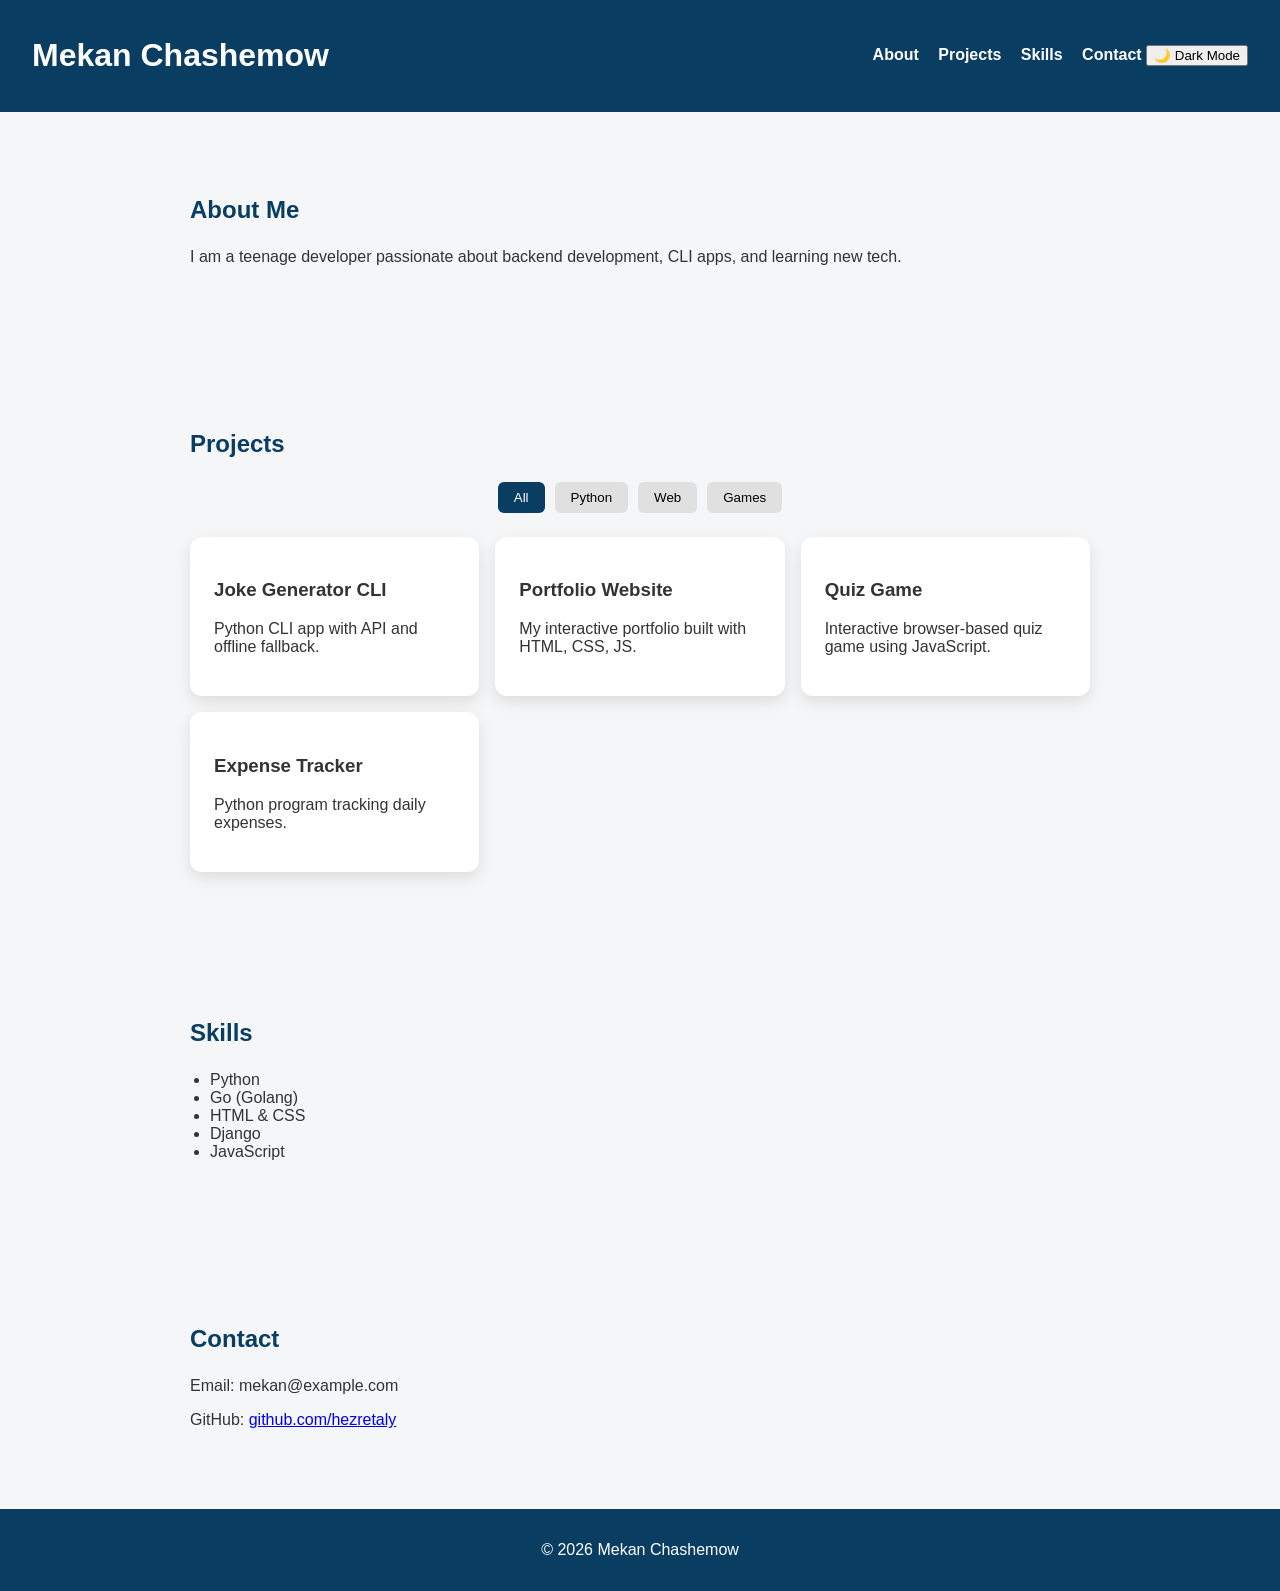
<file: featured_portfolio.html>
<!DOCTYPE html>
<html lang="en">
<head>
<meta charset="UTF-8">
<title>Mekan | Interactive Portfolio</title>
<link rel="stylesheet" href="featured_portfolio.css">
</head>
<body>

<header>
    <h1>Mekan Chashemow</h1>
    <nav>
        <a href="#about">About</a>
        <a href="#projects">Projects</a>
        <a href="#skills">Skills</a>
        <a href="#contact">Contact</a>
        <button id="darkModeBtn">🌙 Dark Mode</button>
    </nav>
</header>

<section id="about" class="section">
    <h2>About Me</h2>
    <p>I am a teenage developer passionate about backend development, CLI apps, and learning new tech.</p>
</section>

<section id="projects" class="section">
    <h2>Projects</h2>

    <div class="tabs">
        <button class="tab active" data-category="all">All</button>
        <button class="tab" data-category="python">Python</button>
        <button class="tab" data-category="web">Web</button>
        <button class="tab" data-category="games">Games</button>
    </div>

    <div class="project-list">
        <div class="card project" data-category="python">
            <h3>Joke Generator CLI</h3>
            <p>Python CLI app with API and offline fallback.</p>
        </div>

        <div class="card project" data-category="web">
            <h3>Portfolio Website</h3>
            <p>My interactive portfolio built with HTML, CSS, JS.</p>
        </div>

        <div class="card project" data-category="games">
            <h3>Quiz Game</h3>
            <p>Interactive browser-based quiz game using JavaScript.</p>
        </div>

        <div class="card project" data-category="python">
            <h3>Expense Tracker</h3>
            <p>Python program tracking daily expenses.</p>
        </div>
    </div>
</section>

<section id="skills" class="section">
    <h2>Skills</h2>
    <ul>
        <li>Python</li>
        <li>Go (Golang)</li>
        <li>HTML & CSS</li>
        <li>Django</li>
        <li>JavaScript</li>
    </ul>
</section>

<section id="contact" class="section">
    <h2>Contact</h2>
    <p>Email: mekan@example.com</p>
    <p>GitHub: <a href="https://github.com/hezretaly" target="_blank">github.com/hezretaly</a></p>
</section>

<footer>
    <p>© 2026 Mekan Chashemow</p>
</footer>

<script>
// ===== DARK MODE =====
const darkModeBtn = document.getElementById("darkModeBtn");

function toggleDarkMode() {
    document.body.classList.toggle("dark-mode");
    if(document.body.classList.contains("dark-mode")) {
        localStorage.setItem("darkMode", "enabled");
        darkModeBtn.textContent = "☀️ Light Mode";
    } else {
        localStorage.setItem("darkMode", "disabled");
        darkModeBtn.textContent = "🌙 Dark Mode";
    }
}

function loadDarkModePreference() {
    if(localStorage.getItem("darkMode") === "enabled") {
        document.body.classList.add("dark-mode");
        darkModeBtn.textContent = "☀️ Light Mode";
    }
}

darkModeBtn.addEventListener("click", toggleDarkMode);
loadDarkModePreference();

// ===== SMOOTH SCROLL =====
document.querySelectorAll('nav a').forEach(link => {
    link.addEventListener('click', function(e) {
        e.preventDefault();
        const target = document.querySelector(this.getAttribute('href'));
        target.scrollIntoView({behavior: "smooth"});
    });
});

// ===== PROJECT FILTER =====
const tabs = document.querySelectorAll(".tab");
const projects = document.querySelectorAll(".project");

tabs.forEach(tab => {
    tab.addEventListener("click", function() {
        // Highlight active tab
        tabs.forEach(t => t.classList.remove("active"));
        this.classList.add("active");

        const category = this.dataset.category;
        projects.forEach(p => {
            if(category === "all" || p.dataset.category === category) {
                p.style.display = "block";
            } else {
                p.style.display = "none";
            }
        });
    });
});
</script>

</body>
</html>
</file>
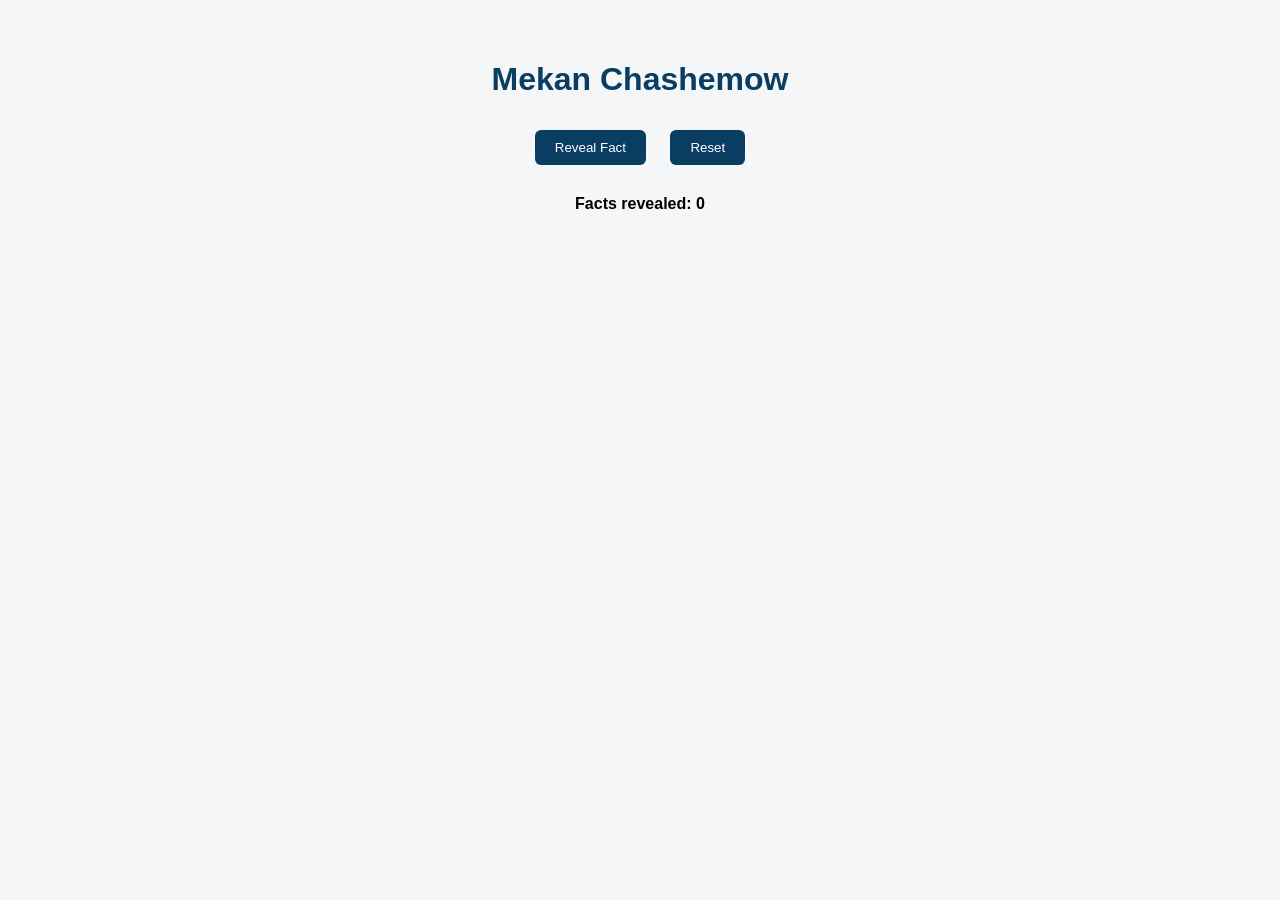
<file: fun_facts.html>
<!DOCTYPE html>
<html lang="en">
<head>
    <meta charset="UTF-8">
    <title>Fun Facts About Me</title>
    <style>
        body {
            font-family: Arial, sans-serif;
            background-color: #f4f6f8;
            text-align: center;
            margin: 0;
            padding: 40px;
        }

        h1 {
            color: #0a3d62;
        }

        .fact {
            display: none;
            margin: 16px auto;
            padding: 16px;
            width: 60%;
            background-color: #ffffff;
            border-radius: 8px;
            box-shadow: 0 4px 10px rgba(0,0,0,0.1);
        }

        button {
            margin: 10px;
            padding: 10px 20px;
            border: none;
            border-radius: 6px;
            background-color: #0a3d62;
            color: white;
            cursor: pointer;
        }

        button:hover {
            background-color: #3c6382;
        }

        #counter {
            margin-top: 20px;
            font-weight: bold;
        }

        #message {
            margin-top: 15px;
            color: #e55039;
            font-weight: bold;
        }
    </style>
</head>
<body>

    <h1>Mekan Chashemow</h1>

    <div id="facts">
        <div class="fact" id="fact1">Fact 1: I enjoy programming in Go and Python.</div>
        <div class="fact" id="fact2">Fact 2: I like building CLI applications.</div>
        <div class="fact" id="fact3">Fact 3: I am interested in backend development.</div>
        <div class="fact" id="fact4">Fact 4: I study multiple languages.</div>
        <div class="fact" id="fact5">Fact 5: I enjoy solving logical problems.</div>
    </div>

    <button id="revealBtn">Reveal Fact</button>
    <button id="resetBtn">Reset</button>

    <div id="counter">Facts revealed: 0</div>
    <div id="message"></div>

    <script>
        const revealBtn = document.getElementById("revealBtn");
        const resetBtn = document.getElementById("resetBtn");
        const counterText = document.getElementById("counter");
        const message = document.getElementById("message");
        const facts = document.querySelectorAll(".fact");

        let currentFact = 0;

        revealBtn.addEventListener("click", function() {
            if (currentFact < facts.length) {
                facts[currentFact].style.display = "block";
                currentFact++;
                counterText.textContent = "Facts revealed: " + currentFact;
            } else {
                message.textContent = "All facts revealed!";
            }
        });

        resetBtn.addEventListener("click", function() {
            facts.forEach(function(fact) {
                fact.style.display = "none";
            });
            currentFact = 0;
            counterText.textContent = "Facts revealed: 0";
            message.textContent = "";
        });
    </script>

</body>
</html>
</file>
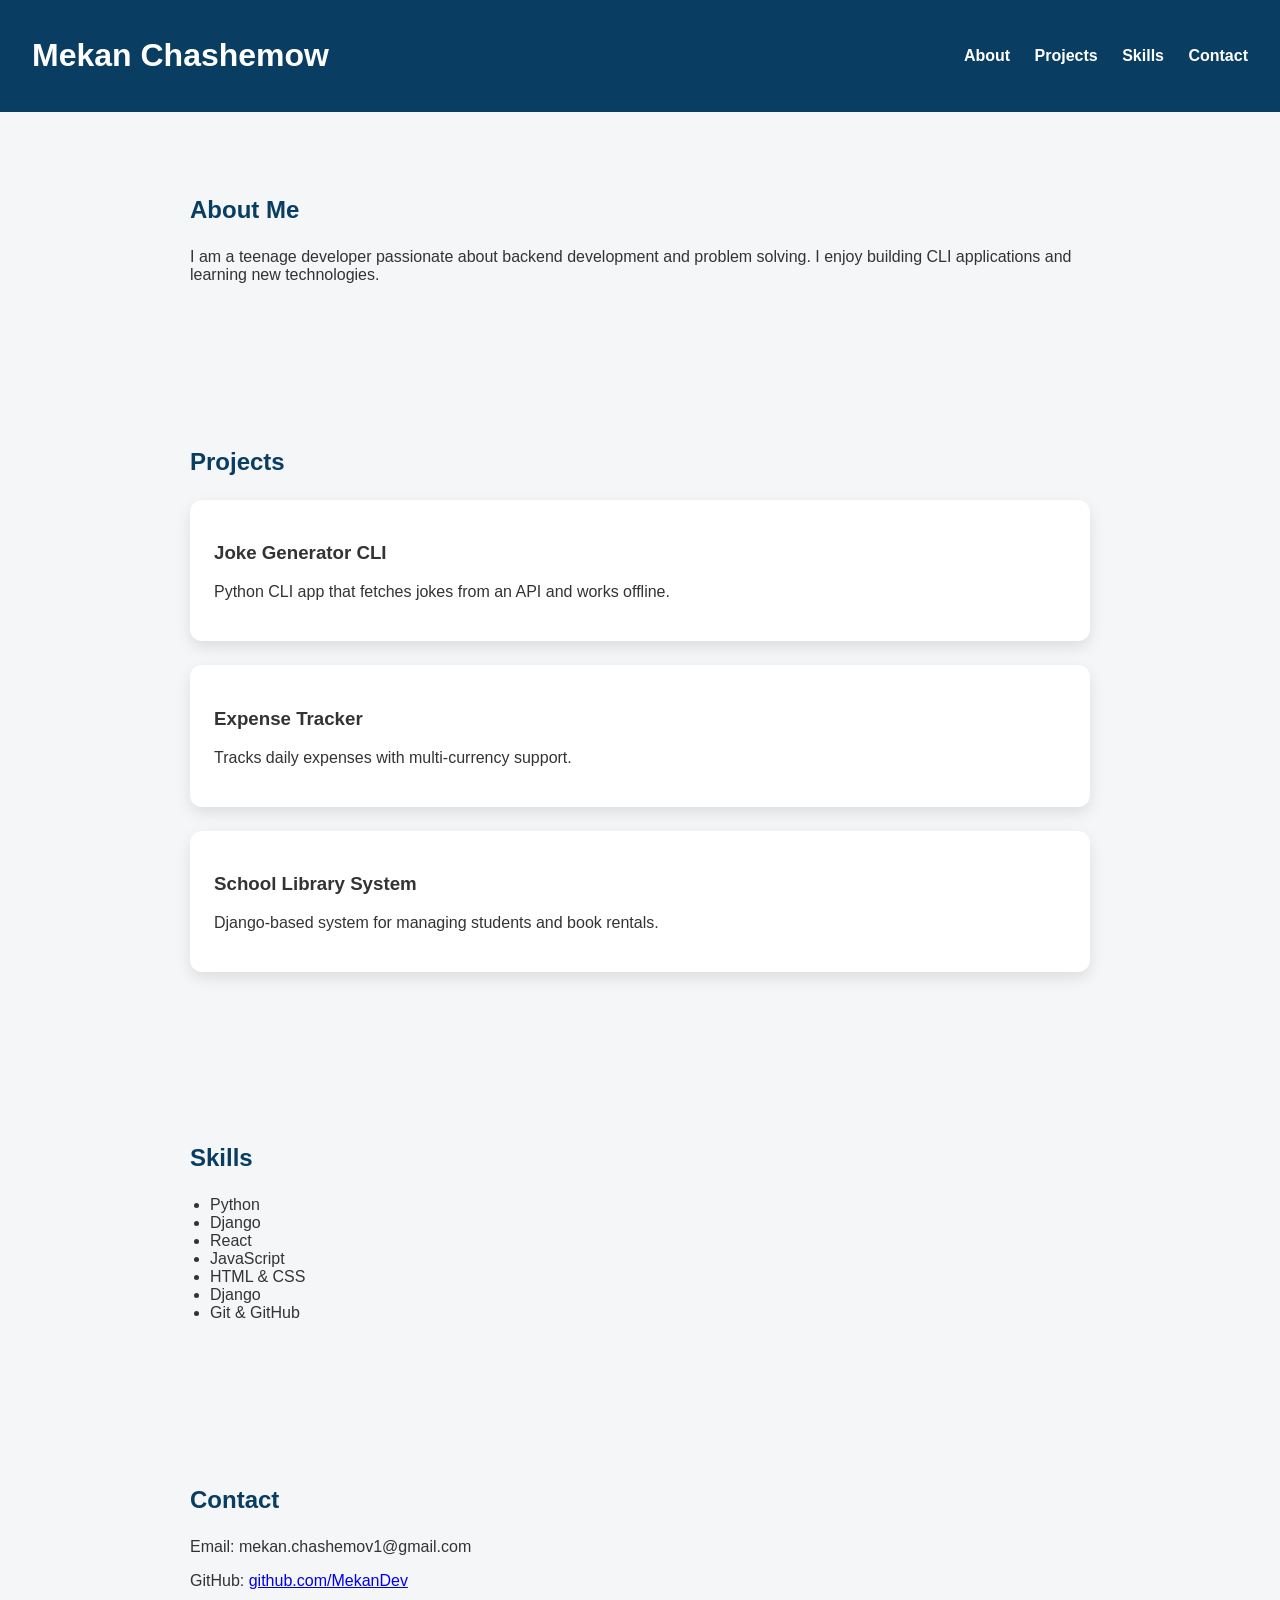
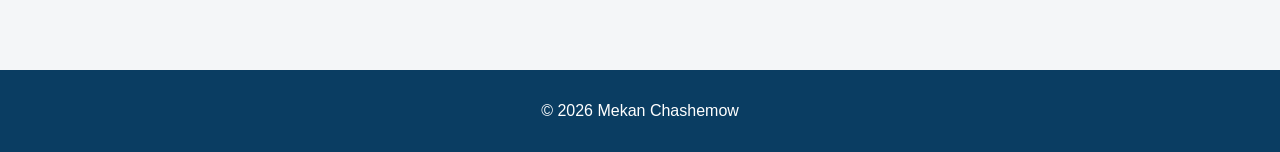
<file: portfolio.html>
<!DOCTYPE html>
<html lang="en">
<head>
    <meta charset="UTF-8">
    <title>Mekan | Developer Portfolio</title>
    <link rel="stylesheet" href="portfolio.css">
</head>
<body>

<header>
    <h1>Mekan Chashemow</h1>
    <nav>
        <a href="#about">About</a>
        <a href="#projects">Projects</a>
        <a href="#skills">Skills</a>
        <a href="#contact">Contact</a>
    </nav>
</header>

<section id="about" class="section">
    <h2>About Me</h2>
    <p>
        I am a teenage developer passionate about backend development and problem solving.
        I enjoy building CLI applications and learning new technologies.
    </p>
</section>

<section id="projects" class="section">
    <h2>Projects</h2>

    <div class="card">
        <h3>Joke Generator CLI</h3>
        <p>Python CLI app that fetches jokes from an API and works offline.</p>
    </div>

    <div class="card">
        <h3>Expense Tracker</h3>
        <p>Tracks daily expenses with multi-currency support.</p>
    </div>

    <div class="card">
        <h3>School Library System</h3>
        <p>Django-based system for managing students and book rentals.</p>
    </div>
</section>

<section id="skills" class="section">
    <h2>Skills</h2>
    <ul>
        <li>Python</li>
        <li>Django</li>
        <li>React</li>
        <li>JavaScript</li>
        <li>HTML & CSS</li>
        <li>Django</li>
        <li>Git & GitHub</li>
    </ul>
</section>

<section id="contact" class="section">
    <h2>Contact</h2>
    <p>Email: mekan.chashemov1@gmail.com</p>
    <p>GitHub: <a href="https://github.com/MekanDev" target="_blank">github.com/MekanDev</a></p>
</section>

<footer>
    <p>© 2026 Mekan Chashemow</p>
</footer>

</body>
</html>
</file>
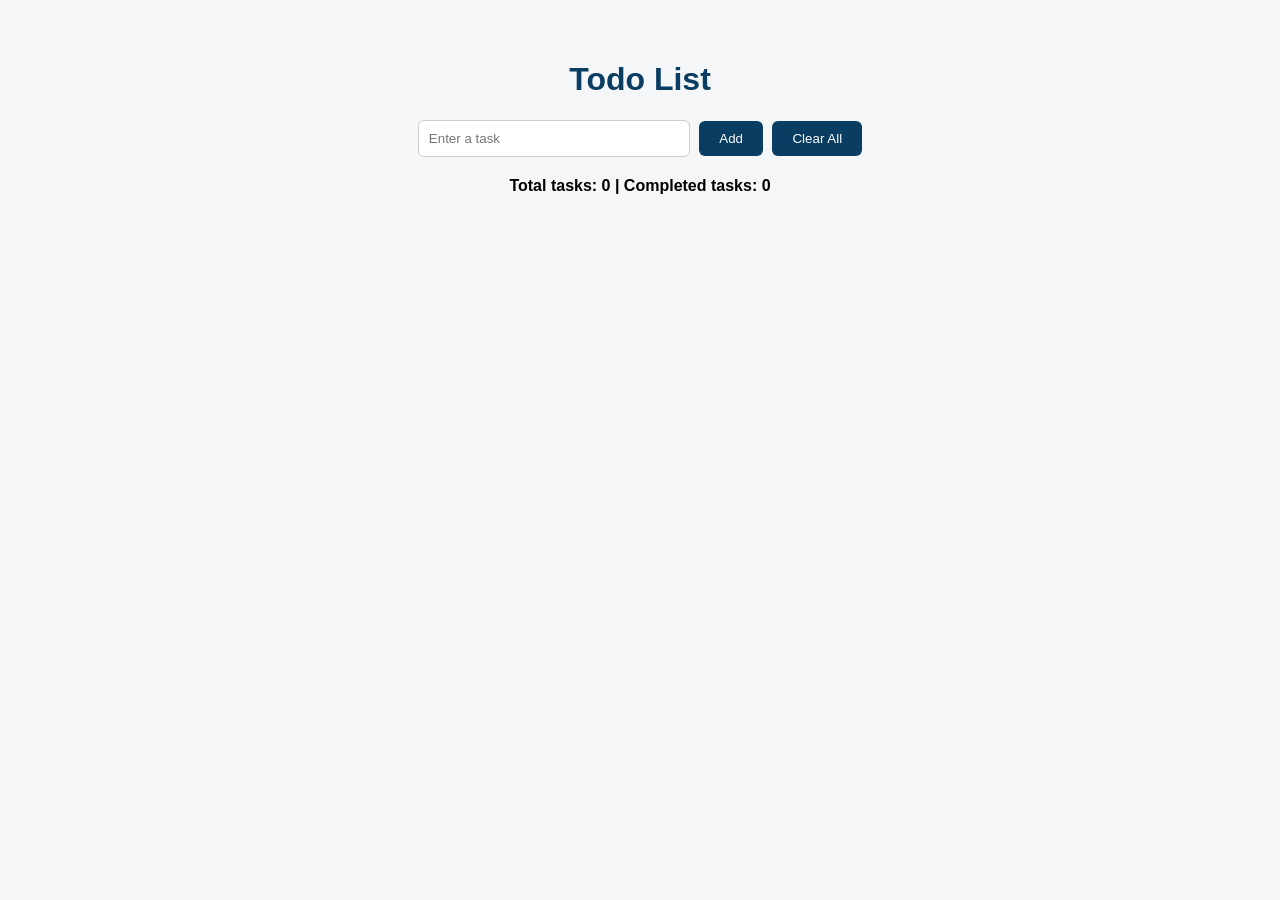
<file: todolist.html>
<!DOCTYPE html>
<html lang="en">
<head>
    <meta charset="UTF-8">
    <title>Interactive Todo List</title>
    <style>
        body {
            font-family: Arial, sans-serif;
            background-color: #f4f6f8;
            text-align: center;
            margin: 0;
            padding: 40px;
        }

        h1 {
            color: #0a3d62;
        }

        input[type="text"] {
            padding: 10px;
            width: 250px;
            border-radius: 6px;
            border: 1px solid #ccc;
        }

        button {
            padding: 10px 20px;
            margin-left: 5px;
            border: none;
            border-radius: 6px;
            background-color: #0a3d62;
            color: white;
            cursor: pointer;
        }

        button:hover {
            background-color: #3c6382;
        }

        ul {
            list-style: none;
            padding: 0;
            margin-top: 20px;
            max-width: 400px;
            margin-left: auto;
            margin-right: auto;
        }

        li {
            background-color: white;
            margin: 8px 0;
            padding: 12px;
            border-radius: 8px;
            box-shadow: 0 4px 10px rgba(0,0,0,0.1);
            display: flex;
            justify-content: space-between;
            align-items: center;
            cursor: pointer;
        }

        li.completed {
            text-decoration: line-through;
            color: #95a5a6;
        }

        .deleteBtn {
            background-color: #e55039;
            padding: 6px 10px;
            border-radius: 6px;
            color: white;
            font-weight: bold;
            border: none;
            cursor: pointer;
        }

        .deleteBtn:hover {
            background-color: #c23616;
        }

        #counters {
            margin-top: 20px;
            font-weight: bold;
        }

    </style>
</head>
<body>

    <h1>Todo List</h1>

    <input type="text" id="taskInput" placeholder="Enter a task">
    <button id="addBtn">Add</button>
    <button id="clearBtn">Clear All</button>

    <ul id="taskList"></ul>

    <div id="counters">
        Total tasks: 0 | Completed tasks: 0
    </div>

    <script>
        const taskInput = document.getElementById("taskInput");
        const addBtn = document.getElementById("addBtn");
        const clearBtn = document.getElementById("clearBtn");
        const taskList = document.getElementById("taskList");
        const counters = document.getElementById("counters");

        let totalTasks = 0;
        let completedTasks = 0;

        function updateCounters() {
            counters.textContent = `Total tasks: ${totalTasks} | Completed tasks: ${completedTasks}`;
        }

        function addTask() {
            const taskText = taskInput.value.trim();
            if (taskText === "") return;

            const li = document.createElement("li");
            li.textContent = taskText;

            // Click to mark as complete
            li.addEventListener("click", function(e) {
                // Prevent click on delete button from toggling complete
                if (e.target.classList.contains("deleteBtn")) return;

                li.classList.toggle("completed");
                completedTasks = document.querySelectorAll("li.completed").length;
                updateCounters();
            });

            // Delete button
            const deleteBtn = document.createElement("button");
            deleteBtn.textContent = "Delete";
            deleteBtn.className = "deleteBtn";
            deleteBtn.addEventListener("click", function() {
                li.remove();
                totalTasks--;
                completedTasks = document.querySelectorAll("li.completed").length;
                updateCounters();
            });

            li.appendChild(deleteBtn);
            taskList.appendChild(li);

            totalTasks++;
            updateCounters();
            taskInput.value = "";
        }

        addBtn.addEventListener("click", addTask);

        // Add task on Enter key
        taskInput.addEventListener("keypress", function(e) {
            if (e.key === "Enter") {
                addTask();
            }
        });

        clearBtn.addEventListener("click", function() {
            taskList.innerHTML = "";
            totalTasks = 0;
            completedTasks = 0;
            updateCounters();
        });

    </script>

</body>
</html>
</file>
<file: featured_portfolio.css>
/* Base light mode */
body {
    margin: 0;
    font-family: Arial, sans-serif;
    background-color: #f4f6f8;
    color: #333;
    transition: background 0.3s, color 0.3s;
}

header {
    background-color: #0a3d62;
    color: white;
    padding: 16px 32px;
    display: flex;
    justify-content: space-between;
    align-items: center;
}

nav a {
    color: white;
    text-decoration: none;
    margin-left: 15px;
    font-weight: bold;
    transition: 0.3s;
}

nav a:hover {
    color: #f6b93b;
}

/* Sections */
.section {
    padding: 64px 32px;
    max-width: 900px;
    margin: auto;
}

h2 {
    color: #0a3d62;
    margin-bottom: 24px;
}

/* Tabs */
.tabs {
    display: flex;
    justify-content: center;
    margin-bottom: 24px;
}

.tab {
    background-color: #e0e0e0;
    border: none;
    padding: 8px 16px;
    margin: 0 5px;
    border-radius: 6px;
    cursor: pointer;
    transition: 0.3s;
}

.tab.active {
    background-color: #0a3d62;
    color: white;
}

/* Project cards */
.project-list {
    display: grid;
    grid-template-columns: repeat(auto-fit, minmax(250px, 1fr));
    gap: 16px;
}

.card {
    background-color: white;
    padding: 24px;
    border-radius: 12px;
    box-shadow: 0 6px 15px rgba(0,0,0,0.1);
    transition: transform 0.3s, background 0.3s, color 0.3s;
}

.card:hover {
    transform: translateY(-5px);
}

/* Skills list */
ul {
    padding-left: 20px;
}

/* Footer */
footer {
    text-align: center;
    padding: 16px;
    background-color: #0a3d62;
    color: white;
}

/* Responsive */
@media (max-width: 600px) {
    header {
        flex-direction: column;
        text-align: center;
    }
    nav {
        margin-top: 10px;
    }
    .section {
        padding: 32px 16px;
    }
}

/* ===== DARK MODE ===== */
.dark-mode {
    background-color: #121212;
    color: #e0e0e0;
}

.dark-mode header {
    background-color: #1f1f1f;
    color: #e0e0e0;
}

.dark-mode nav a {
    color: #bb86fc;
}

.dark-mode nav a:hover {
    color: #ffffff;
}

.dark-mode .tab {
    background-color: #2c2c2c;
    color: #e0e0e0;
}

.dark-mode .tab.active {
    background-color: #bb86fc;
    color: #121212;
}

.dark-mode .card {
    background-color: #1e1e1e;
    color: #e0e0e0;
    box-shadow: 0 6px 15px rgba(0,0,0,0.4);
}

.dark-mode footer {
    background-color: #1f1f1f;
    color: #e0e0e0;
}
</file>
<file: portfolio.css>
/* Smooth scrolling */
html {
    scroll-behavior: smooth;
}

body {
    margin: 0;
    font-family: Arial, sans-serif;
    background-color: #f4f6f8;
    color: #333;
}

/* Header */
header {
    background-color: #0a3d62;
    color: white;
    padding: 16px 32px;
    display: flex;
    justify-content: space-between;
    align-items: center;
}

nav a {
    color: white;
    text-decoration: none;
    margin-left: 20px;
    font-weight: bold;
    transition: 0.3s;
}

nav a:hover {
    color: #f6b93b;
}

/* Sections */
.section {
    padding: 64px 32px;
    max-width: 900px;
    margin: auto;
}

h2 {
    margin-bottom: 24px;
    color: #0a3d62;
}

/* Project cards */
.card {
    background-color: white;
    padding: 24px;
    margin-bottom: 24px;
    border-radius: 12px;
    box-shadow: 0 6px 15px rgba(0,0,0,0.1);
    transition: transform 0.3s ease;
}

.card:hover {
    transform: translateY(-5px);
}

/* Skills list */
ul {
    padding-left: 20px;
}

/* Footer */
footer {
    text-align: center;
    padding: 16px;
    background-color: #0a3d62;
    color: white;
}

/* Responsive design */
@media (max-width: 600px) {
    header {
        flex-direction: column;
        text-align: center;
    }

    nav {
        margin-top: 10px;
    }

    .section {
        padding: 32px 16px;
    }
}
</file>
